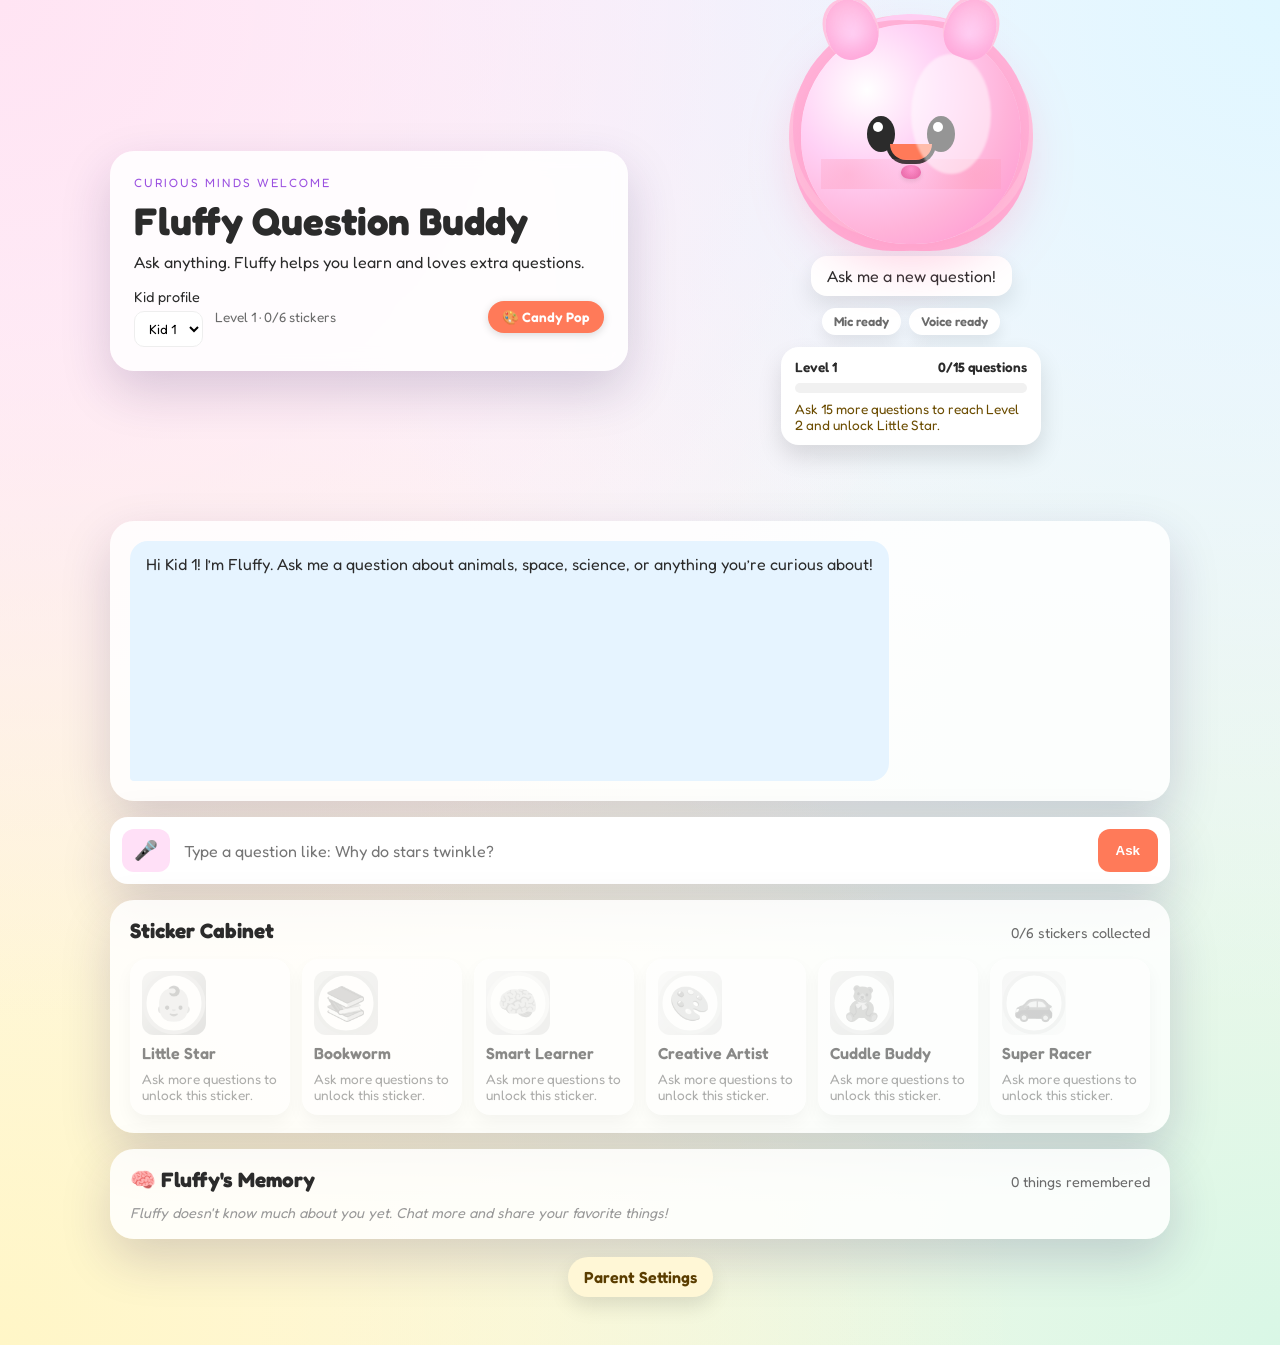
<file: index.html>
<!doctype html>
<html lang="en">
  <head>
    <meta charset="UTF-8" />
    <meta name="viewport" content="width=device-width, initial-scale=1.0" />
    <meta name="description" content="A kid-safe question buddy that answers curious questions with a local AI model." />
    <title>Fluffy Question Buddy</title>
    <link rel="stylesheet" href="styles.css?v=8" />
  </head>
  <body>
    <div class="app">
      <header class="hero">
        <div class="hero-copy">
          <p class="eyebrow">Curious minds welcome</p>
          <h1>Fluffy Question Buddy</h1>
          <p class="subtitle">Ask anything. Fluffy helps you learn and loves extra questions.</p>
          <div class="profile-bar">
            <label>
              Kid profile
              <select id="profileSelect"></select>
            </label>
            <span class="profile-hint" id="profileHint"></span>
            <button type="button" class="app-theme-button" id="appThemeButton">🎨 Theme</button>
          </div>
        </div>
        <div class="fluffy-wrap">
          <div class="fluffy" id="fluffy">
            <div class="fluffy-face">
              <div class="eye eye-left"></div>
              <div class="eye eye-right"></div>
              <div class="mouth"></div>
            </div>
            <div class="fluffy-shine"></div>
          </div>
          <div class="fluffy-prompt" id="fluffyPrompt">Ask me a new question!</div>
          <div class="status-row" aria-live="polite">
            <span class="status-pill" id="listenStatus">Mic ready</span>
            <span class="status-pill" id="speakStatus">Voice ready</span>
          </div>
          <div class="level-card" id="levelCard">
            <div class="level-header">
              <span id="levelLabel">Level 1</span>
              <span id="levelProgressText">0/5 questions</span>
            </div>
            <div class="level-bar">
              <div class="level-fill" id="levelFill"></div>
            </div>
            <div class="level-reward" id="levelReward">Ask 5 questions to level up!</div>
          </div>
          <div class="reward-burst" id="rewardBurst">✨ Level Up! ✨</div>
        </div>
      </header>

      <main class="content">
        <section class="chat" id="chat" role="log" aria-live="polite" aria-label="Conversation with Fluffy"></section>

        <form class="composer" id="composer">
          <button type="button" class="mic" id="micButton" title="Ask by voice" aria-label="Ask by voice">🎤</button>
          <input
            id="userInput"
            type="text"
            aria-label="Type your question"
            maxlength="500"
            placeholder="Type a question like: Why do stars twinkle?"
            autocomplete="off"
            required
          />
          <button type="submit" class="send">Ask</button>
        </form>

        <section class="stickers">
          <div class="stickers-header">
            <h2>Sticker Cabinet</h2>
            <p id="stickerCount">0/0 stickers collected</p>
          </div>
          <div class="sticker-grid" id="stickerGrid"></div>
        </section>

        <section class="memories-section">
          <div class="memories-header">
            <h2>🧠 Fluffy's Memory</h2>
            <p id="memoryCount">0 things remembered</p>
          </div>
          <div class="memories-list" id="memoriesList">
            <p class="no-memories">Fluffy doesn't know much about you yet. Chat more and share your favorite things!</p>
          </div>
        </section>
      </main>
      <div class="parent-link">
        <a class="parent-link-button" href="settings.html">Parent Settings</a>
      </div>
    </div>

    <script type="module" src="app.js?v=8"></script>
  </body>
</html>
</file>
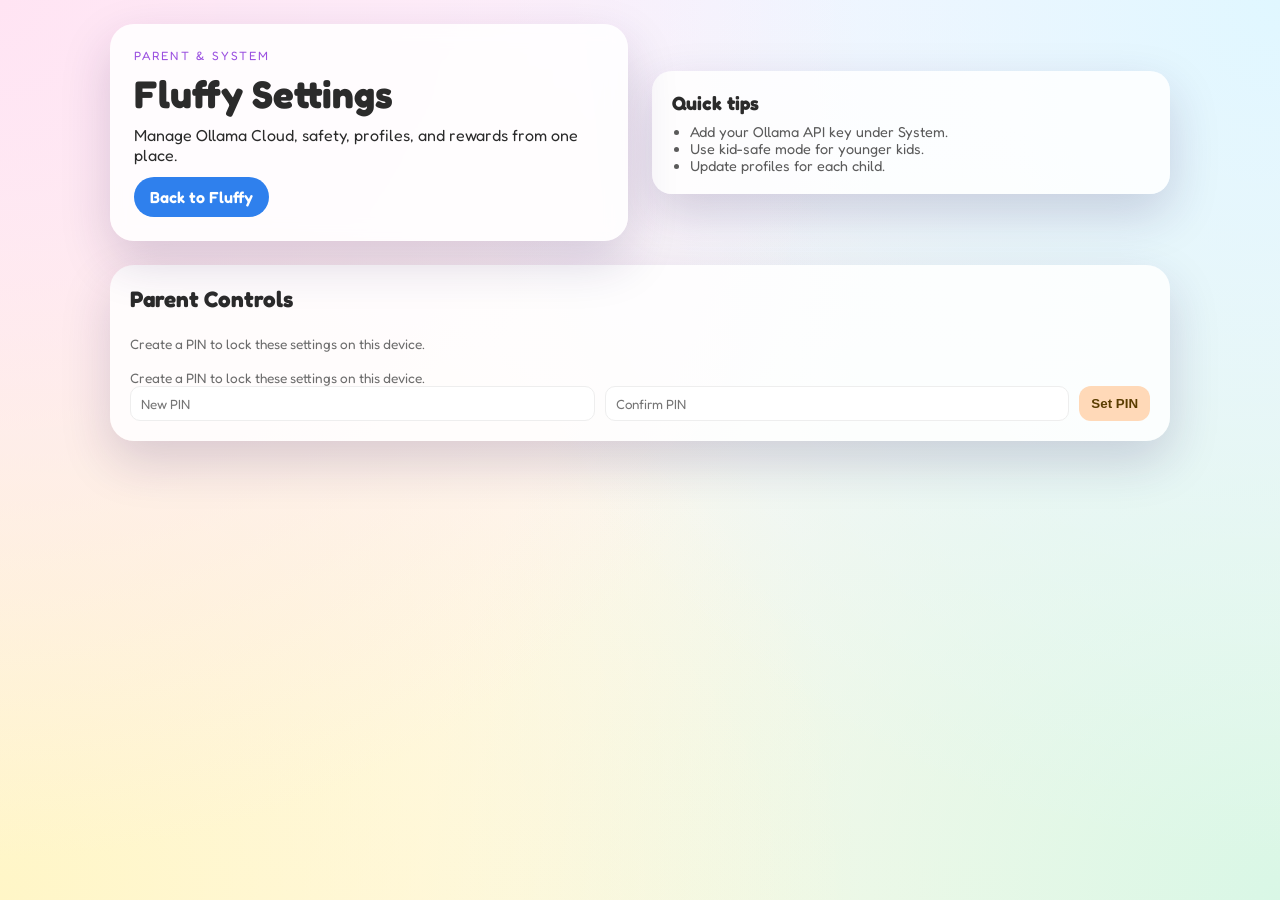
<file: settings.html>
<!doctype html>
<html lang="en">
  <head>
    <meta charset="UTF-8" />
    <meta name="viewport" content="width=device-width, initial-scale=1.0" />
    <title>Fluffy Settings</title>
    <link rel="stylesheet" href="styles.css?v=8" />
  </head>
  <body>
    <div class="app settings-page">
      <header class="hero settings-hero">
        <div class="hero-copy">
          <p class="eyebrow">Parent & System</p>
          <h1>Fluffy Settings</h1>
          <p class="subtitle">Manage Ollama Cloud, safety, profiles, and rewards from one place.</p>
          <a class="back-link" href="index.html">Back to Fluffy</a>
        </div>
        <div class="settings-hero-card">
          <h2>Quick tips</h2>
          <ul>
            <li>Add your Ollama API key under System.</li>
            <li>Use kid-safe mode for younger kids.</li>
            <li>Update profiles for each child.</li>
          </ul>
        </div>
      </header>

      <main class="content">
        <section class="settings-card is-hidden" id="systemCard">
          <h2>System</h2>
          <div class="settings-grid">
            <label>
              Ollama API key
              <input id="apiKey" type="password" autocomplete="off" placeholder="Paste your Ollama Cloud key" />
            </label>
            <label>
              Model name
              <input id="modelName" type="text" value="local-model" />
            </label>
            <label>
              Temperature
              <input id="temperature" type="range" min="0" max="1" step="0.1" value="0.6" />
              <span id="temperatureValue">0.6</span>
            </label>
            <label>
              Max tokens
              <input id="maxTokens" type="number" min="64" max="512" value="256" />
            </label>
          </div>
          <label class="prompt-label">
            System prompt
            <textarea
              id="systemPrompt"
              rows="10"
              placeholder="System prompt for Fluffy (kid-safe rules, tone, etc.)"
            ></textarea>
          </label>
          <div class="toggle-row">
            <label class="toggle">
              <input type="checkbox" id="kidModeDefault" checked />
              <span>Kid-safe mode</span>
            </label>
            <label class="toggle">
              <input type="checkbox" id="speakDefault" checked />
              <span>Speak answers</span>
            </label>
            <label class="toggle">
              <input type="checkbox" id="voiceInputDefault" checked />
              <span>Voice input</span>
            </label>
          </div>
          <div class="settings-grid">
            <label>
              Voice selector (browser voices)
              <select id="voiceSelect"></select>
            </label>
          </div>
          <div class="settings-actions">
            <button type="button" id="testConnection">Test connection</button>
            <span id="connTestStatus" class="status-pill">Not tested</span>
          </div>
          <pre class="test-output" id="connTestOutput">Run the test to see details here.</pre>
        </section>

        <section class="settings-card parent-settings">
          <h2>Parent Controls</h2>
          <div class="parent-lock" id="parentLock">
            <p class="parent-note" id="parentLockMessage">Parent settings are locked.</p>
            <div class="parent-lock-form" id="parentLockForm">
              <input id="parentPinInput" type="password" inputmode="numeric" placeholder="Enter PIN" />
              <button type="button" id="unlockParent">Unlock</button>
            </div>
            <div class="parent-setup-form" id="parentSetupForm">
              <p class="parent-note">Create a PIN to lock these settings on this device.</p>
              <div class="parent-lock-form">
                <input id="parentPinCreate" type="password" inputmode="numeric" placeholder="New PIN" />
                <input id="parentPinConfirm" type="password" inputmode="numeric" placeholder="Confirm PIN" />
                <button type="button" id="setParentPin">Set PIN</button>
              </div>
            </div>
          </div>
          <div class="parent-controls" id="parentControls">
            <p class="parent-note" id="parentControlsMessage" role="status">Unlocked for this session.</p>
            <div class="settings-grid">
              <label>
                Profile
                <select id="profileSelect"></select>
              </label>
              <label>
                Reading level
                <select id="readingLevel">
                  <option value="early">Early reader (3-5)</option>
                  <option value="growing">Growing reader (6-8)</option>
                  <option value="confident">Confident reader (9-10)</option>
                </select>
              </label>
              <label>
                Blocked topics (comma or new line)
                <textarea id="blockedTopics" rows="4" placeholder="violence, scary movies, etc."></textarea>
              </label>
              <button type="button" id="resetProgress">Reset level progress</button>
              <button type="button" id="clearHistory">Clear chat history</button>
            </div>

            <div class="parent-section">
              <h3>Profiles</h3>
              <div class="settings-grid">
                <label>
                  Profile name
                  <input id="profileNameInput" type="text" placeholder="Kid name" />
                </label>
                <button type="button" id="addProfile">Add new profile</button>
                <button type="button" id="renameProfile">Rename current</button>
                <button type="button" id="deleteProfile">Delete current</button>
              </div>
            </div>

            <div class="parent-section">
              <h3>Sticker Themes</h3>
              <div class="settings-grid">
                <label>
                  Sticker theme
                  <select id="stickerTheme"></select>
                </label>
                <button type="button" id="clearStickerArt">Clear custom sticker art</button>
              </div>
              <div class="sticker-upload-grid" id="stickerUploadGrid"></div>
            </div>

            <div class="parent-section">
              <h3>Parent Report</h3>
              <div class="report-actions">
                <button type="button" id="downloadReportCsv">Download CSV</button>
                <button type="button" id="printReportPdf">Print / Save PDF</button>
              </div>
              <div class="report-grid" id="parentReport"></div>
            </div>

            <div class="parent-section">
              <h3>PIN</h3>
              <div class="settings-grid">
                <label>
                  New PIN
                  <input id="parentPinChange" type="password" inputmode="numeric" placeholder="New PIN" />
                </label>
                <label>
                  Confirm PIN
                  <input id="parentPinChangeConfirm" type="password" inputmode="numeric" placeholder="Confirm PIN" />
                </label>
                <button type="button" id="changeParentPin">Update PIN</button>
                <button type="button" id="lockParent">Lock settings</button>
              </div>
            </div>
          </div>
        </section>
      </main>
    </div>

    <script type="module" src="settings.js?v=8"></script>
  </body>
</html>
</file>
<file: styles.css>
@import url("https://fonts.googleapis.com/css2?family=Fredoka:wght@400;600&family=Nunito:wght@400;600&display=swap");

:root {
  --bg: #fdf4ff;
  --bg2: #fff9e8;
  --accent: #ff7a59;
  --accent-2: #2f80ed;
  --accent-3: #9b51e0;
  --text: #2b2b2b;
  --text-muted: #6b6b6b;
  --card: rgba(255, 255, 255, 0.85);
  --shadow: 0 20px 50px rgba(43, 27, 87, 0.18);
}

* {
  box-sizing: border-box;
}

body {
  margin: 0;
  font-family: "Fredoka", "Nunito", "Trebuchet MS", sans-serif;
  color: var(--text);
  background: radial-gradient(circle at top left, #ffe4f3 0%, transparent 55%),
    radial-gradient(circle at top right, #e0f7ff 0%, transparent 55%),
    radial-gradient(circle at bottom left, #fff6c7 0%, transparent 55%),
    radial-gradient(circle at bottom right, #d9f7e6 0%, transparent 55%),
    linear-gradient(180deg, var(--bg), var(--bg2));
  min-height: 100vh;
  transition: background 0.4s ease;
}

/* Ocean Breeze Theme */
body.theme-ocean {
  --bg: #e0f7ff;
  --bg2: #c9f0ff;
  --accent: #2193b0;
  --accent-2: #6dd5ed;
  background: radial-gradient(circle at top left, #6dd5ed 0%, transparent 55%),
    radial-gradient(circle at top right, #a1ffce 0%, transparent 55%),
    radial-gradient(circle at bottom left, #89f7fe 0%, transparent 55%),
    radial-gradient(circle at bottom right, #66a6ff 0%, transparent 55%),
    linear-gradient(180deg, var(--bg), var(--bg2));
}

/* Sunset Glow Theme */
body.theme-sunset {
  --bg: #fff0e6;
  --bg2: #ffe4d4;
  --accent: #f5576c;
  --accent-2: #f093fb;
  background: radial-gradient(circle at top left, #f093fb 0%, transparent 55%),
    radial-gradient(circle at top right, #f5576c 0%, transparent 55%),
    radial-gradient(circle at bottom left, #fda085 0%, transparent 55%),
    radial-gradient(circle at bottom right, #ff9a9e 0%, transparent 55%),
    linear-gradient(180deg, var(--bg), var(--bg2));
}

/* Forest Fresh Theme */
body.theme-forest {
  --bg: #e8f5e9;
  --bg2: #c8e6c9;
  --accent: #43a047;
  --accent-2: #66bb6a;
  background: radial-gradient(circle at top left, #d4fc79 0%, transparent 55%),
    radial-gradient(circle at top right, #96e6a1 0%, transparent 55%),
    radial-gradient(circle at bottom left, #84fab0 0%, transparent 55%),
    radial-gradient(circle at bottom right, #a8ff78 0%, transparent 55%),
    linear-gradient(180deg, var(--bg), var(--bg2));
}

/* Space Explorer Theme */
body.theme-space {
  --bg: #1a1a2e;
  --bg2: #16213e;
  --accent: #4ca1af;
  --accent-2: #928dab;
  --text: #e8e8e8;
  --card: rgba(30, 30, 50, 0.85);
  --text-muted: #a0a0b0;
  background: radial-gradient(circle at top left, #302b63 0%, transparent 55%),
    radial-gradient(circle at top right, #0f2027 0%, transparent 55%),
    radial-gradient(circle at bottom left, #2c5364 0%, transparent 55%),
    radial-gradient(circle at bottom right, #1f1c2c 0%, transparent 55%),
    linear-gradient(180deg, var(--bg), var(--bg2));
}

/* Robot Zone Theme */
body.theme-robot {
  --bg: #2c3e50;
  --bg2: #1a252f;
  --accent: #4b79a1;
  --accent-2: #bdc3c7;
  --text: #ecf0f1;
  --card: rgba(40, 50, 60, 0.85);
  --text-muted: #a0b0c0;
  background: radial-gradient(circle at top left, #3a6073 0%, transparent 55%),
    radial-gradient(circle at top right, #606c88 0%, transparent 55%),
    radial-gradient(circle at bottom left, #536976 0%, transparent 55%),
    radial-gradient(circle at bottom right, #485563 0%, transparent 55%),
    linear-gradient(180deg, var(--bg), var(--bg2));
}

/* Dark theme text overrides */
body.theme-space,
body.theme-robot {
  color: var(--text);
}

body.theme-space .fluffy-prompt,
body.theme-robot .fluffy-prompt {
  background: var(--card);
  color: var(--text);
}

body.theme-space .status-pill,
body.theme-robot .status-pill {
  background: var(--card);
  color: var(--text-muted);
}

body.theme-space .status-pill.active,
body.theme-robot .status-pill.active {
  background: rgba(77, 161, 175, 0.3);
  color: #7dd3e8;
}

body.theme-space .status-pill.speaking,
body.theme-robot .status-pill.speaking {
  background: rgba(255, 180, 100, 0.2);
  color: #ffc87a;
}

body.theme-space .profile-hint,
body.theme-robot .profile-hint,
body.theme-space .sticker-blurb,
body.theme-robot .sticker-blurb,
body.theme-space .stickers-header p,
body.theme-robot .stickers-header p,
body.theme-space .memories-header p,
body.theme-robot .memories-header p {
  color: var(--text-muted);
}

body.theme-space .sticker-card,
body.theme-robot .sticker-card {
  background: var(--card);
  color: var(--text);
}

body.theme-space .sticker-title,
body.theme-robot .sticker-title {
  color: var(--text);
}

body.theme-space .message.user,
body.theme-robot .message.user {
  background: rgba(77, 161, 175, 0.3);
  color: var(--text);
}

body.theme-space .message.assistant,
body.theme-robot .message.assistant {
  background: rgba(50, 60, 80, 0.8);
  color: var(--text);
}

body.theme-space .voice-launch,
body.theme-robot .voice-launch {
  background: var(--card);
  color: var(--text);
}

body.theme-space .voice-button,
body.theme-robot .voice-button {
  background: linear-gradient(135deg, var(--accent), var(--accent-2));
  color: #fff;
}

body.theme-space .voice-hint,
body.theme-robot .voice-hint {
  color: var(--text-muted);
}

body.theme-space .composer input,
body.theme-robot .composer input {
  background: transparent;
  color: var(--text);
  border-color: rgba(255,255,255,0.1);
}

body.theme-space .composer input::placeholder,
body.theme-robot .composer input::placeholder {
  color: var(--text-muted);
}

body.theme-space .level-card,
body.theme-robot .level-card {
  background: var(--card);
  color: var(--text);
}

body.theme-space .level-reward,
body.theme-robot .level-reward {
  color: var(--text-muted);
}

body.theme-space .level-bar,
body.theme-robot .level-bar {
  background: rgba(255,255,255,0.1);
}

body.theme-space .no-memories,
body.theme-robot .no-memories {
  color: var(--text-muted);
}

body.theme-space .memories-section,
body.theme-robot .memories-section {
  background: var(--card);
}

body.theme-space .parent-link-button,
body.theme-robot .parent-link-button {
  color: var(--text-muted);
}

body.theme-space .profile-bar label,
body.theme-robot .profile-bar label {
  color: var(--text);
}

body.theme-space .profile-bar select,
body.theme-robot .profile-bar select {
  background: var(--card);
  color: var(--text);
  border-color: rgba(255,255,255,0.1);
}

body.theme-space .hero-copy,
body.theme-robot .hero-copy {
  background: var(--card);
  color: var(--text);
}

body.theme-space .hero-copy h1,
body.theme-robot .hero-copy h1 {
  color: #fff;
}

body.theme-space .eyebrow,
body.theme-robot .eyebrow {
  color: var(--accent);
}

body.theme-space .subtitle,
body.theme-robot .subtitle {
  color: var(--text-muted);
}

body.theme-space h1,
body.theme-robot h1,
body.theme-space h2,
body.theme-robot h2 {
  color: var(--text);
}

body.theme-space .level-header,
body.theme-robot .level-header {
  color: var(--text);
}

body.theme-space #levelLabel,
body.theme-robot #levelLabel,
body.theme-space #levelProgressText,
body.theme-robot #levelProgressText {
  color: var(--text);
}

body.theme-space .stickers,
body.theme-robot .stickers {
  background: var(--card);
}

body.theme-space .stickers-header h2,
body.theme-robot .stickers-header h2 {
  color: var(--text);
}

body.theme-space .memories-header h2,
body.theme-robot .memories-header h2 {
  color: var(--text);
}

body.theme-space .chat,
body.theme-robot .chat {
  background: var(--card);
}

body.theme-space .composer,
body.theme-robot .composer {
  background: var(--card);
}

body.theme-space .reward-burst,
body.theme-robot .reward-burst {
  color: var(--text);
  background: var(--card);
}

body.theme-space .sticker-card.locked .sticker-title,
body.theme-robot .sticker-card.locked .sticker-title {
  color: var(--text-muted);
}

body.theme-space .message.error,
body.theme-robot .message.error {
  background: rgba(255, 100, 100, 0.2);
  color: #ffaaaa;
}

body.theme-space .settings-hero-card,
body.theme-robot .settings-hero-card {
  background: var(--card);
  color: var(--text);
}

body.theme-space .settings-hero-card ul,
body.theme-robot .settings-hero-card ul {
  color: var(--text-muted);
}

body.theme-space .mic,
body.theme-robot .mic {
  background: var(--card);
}

body.theme-space .send,
body.theme-robot .send {
  background: var(--accent);
}

/* Settings page dark theme */
body.theme-space .settings-grid,
body.theme-robot .settings-grid {
  background: var(--card);
  color: var(--text);
}

body.theme-space .settings-grid input[type="text"],
body.theme-space .settings-grid input[type="number"],
body.theme-space .settings-grid textarea,
body.theme-space .settings-grid select,
body.theme-robot .settings-grid input[type="text"],
body.theme-robot .settings-grid input[type="number"],
body.theme-robot .settings-grid textarea,
body.theme-robot .settings-grid select {
  background: rgba(0,0,0,0.2);
  color: var(--text);
  border-color: rgba(255,255,255,0.1);
}

body.theme-space .settings-grid label,
body.theme-robot .settings-grid label {
  color: var(--text);
}

body.theme-space .prompt-label textarea,
body.theme-robot .prompt-label textarea {
  background: rgba(0,0,0,0.2);
  color: var(--text);
  border-color: rgba(255,255,255,0.1);
}

body.theme-space .report-grid,
body.theme-robot .report-grid {
  background: var(--card);
  color: var(--text);
}

/* Dino World Theme */
body.theme-dino {
  --bg: #e8f5e9;
  --bg2: #dcedc8;
  --accent: #56ab2f;
  --accent-2: #1d976c;
  background: radial-gradient(circle at top left, #56ab2f 0%, transparent 55%),
    radial-gradient(circle at top right, #a8e063 0%, transparent 55%),
    radial-gradient(circle at bottom left, #11998e 0%, transparent 55%),
    radial-gradient(circle at bottom right, #38ef7d 0%, transparent 55%),
    linear-gradient(180deg, var(--bg), var(--bg2));
}

/* Princess Dream Theme */
body.theme-princess {
  --bg: #ffeef8;
  --bg2: #ffe4f3;
  --accent: #f5576c;
  --accent-2: #a18cd1;
  background: radial-gradient(circle at top left, #ff9a9e 0%, transparent 55%),
    radial-gradient(circle at top right, #fecfef 0%, transparent 55%),
    radial-gradient(circle at bottom left, #fbc2eb 0%, transparent 55%),
    radial-gradient(circle at bottom right, #fad0c4 0%, transparent 55%),
    linear-gradient(180deg, var(--bg), var(--bg2));
}

/* Unicorn Magic Theme */
body.theme-unicorn {
  --bg: #f3e7ff;
  --bg2: #e8d4f8;
  --accent: #a18cd1;
  --accent-2: #8ec5fc;
  background: radial-gradient(circle at top left, #a18cd1 0%, transparent 55%),
    radial-gradient(circle at top right, #fbc2eb 0%, transparent 55%),
    radial-gradient(circle at bottom left, #e0c3fc 0%, transparent 55%),
    radial-gradient(circle at bottom right, #89f7fe 0%, transparent 55%),
    linear-gradient(180deg, var(--bg), var(--bg2));
}

.app {
  max-width: 1100px;
  margin: 0 auto;
  padding: 24px 20px 48px;
}

.hero {
  display: grid;
  grid-template-columns: repeat(auto-fit, minmax(260px, 1fr));
  gap: 24px;
  align-items: center;
  margin-bottom: 24px;
}

.settings-hero-card {
  background: var(--card);
  padding: 20px;
  border-radius: 20px;
  box-shadow: var(--shadow);
}

.settings-hero-card h2 {
  margin: 0 0 8px;
  font-size: 1.2rem;
}

.settings-hero-card ul {
  margin: 0;
  padding-left: 18px;
  color: #5b5b5b;
  font-size: 0.9rem;
}

.hero-copy {
  background: var(--card);
  padding: 24px;
  border-radius: 24px;
  box-shadow: var(--shadow);
  backdrop-filter: blur(10px);
}

.eyebrow {
  text-transform: uppercase;
  letter-spacing: 2px;
  font-size: 0.75rem;
  color: var(--accent-3);
  margin: 0 0 8px;
}

h1 {
  margin: 0 0 8px;
  font-size: 2.4rem;
}

.subtitle {
  margin: 0;
  font-size: 1rem;
}

.back-link {
  display: inline-block;
  margin-top: 12px;
  color: #ffffff;
  background: var(--accent-2);
  padding: 10px 16px;
  border-radius: 999px;
  text-decoration: none;
  font-weight: 600;
}

.toggles {
  display: flex;
  gap: 16px;
  flex-wrap: wrap;
  margin-top: 16px;
}

.profile-bar {
  margin-top: 16px;
  display: flex;
  align-items: center;
  gap: 12px;
  flex-wrap: wrap;
}

.profile-bar label {
  display: grid;
  gap: 6px;
  font-size: 0.9rem;
}

.profile-bar select {
  padding: 8px 10px;
  border-radius: 10px;
  border: 1px solid #eee;
  font-family: inherit;
  background: #fff;
}

.profile-hint {
  font-size: 0.85rem;
  color: #6b6b6b;
}

.app-theme-button {
  padding: 8px 14px;
  font-size: 0.85rem;
  font-weight: 600;
  font-family: inherit;
  border: none;
  border-radius: 16px;
  background: var(--accent);
  color: #fff;
  cursor: pointer;
  transition: transform 0.15s, box-shadow 0.15s, background 0.3s;
  box-shadow: 0 2px 8px rgba(0, 0, 0, 0.15);
  margin-left: auto;
}

.app-theme-button:hover {
  transform: scale(1.05);
  box-shadow: 0 4px 12px rgba(0, 0, 0, 0.2);
}

.app-theme-button:active {
  transform: scale(0.98);
}

.parent-link {
  display: flex;
  justify-content: center;
  margin-top: 18px;
}

.parent-link-button {
  text-decoration: none;
  background: #fff7d6;
  color: #5a3d00;
  padding: 10px 16px;
  border-radius: 999px;
  font-weight: 600;
  box-shadow: 0 10px 20px rgba(0, 0, 0, 0.1);
}

.toggle {
  display: flex;
  align-items: center;
  gap: 8px;
  background: #ffffff;
  border-radius: 999px;
  padding: 8px 14px;
  box-shadow: 0 8px 20px rgba(0, 0, 0, 0.08);
  font-size: 0.9rem;
}

.fluffy-wrap {
  display: grid;
  justify-items: center;
  gap: 12px;
  position: relative;
}

.fluffy {
  width: 220px;
  height: 220px;
  border-radius: 50% 50% 48% 48%;
  background: radial-gradient(circle at 30% 30%, #fff, #ffd1f5 35%, #ffb3d9 65%, #ff8fcf 100%);
  position: relative;
  box-shadow:
    0 20px 50px rgba(255, 126, 175, 0.35),
    /* Fluffy fur texture */
    -12px -8px 0 -4px #ffb3d9,
    12px -8px 0 -4px #ffb3d9,
    -18px 0 0 -6px #ffc4e0,
    18px 0 0 -6px #ffc4e0,
    -14px 12px 0 -5px #ffb3d9,
    14px 12px 0 -5px #ffb3d9,
    0 -14px 0 -4px #ffd1f5,
    -8px -14px 0 -5px #ffc4e0,
    8px -14px 0 -5px #ffc4e0;
  animation: floaty 6s ease-in-out infinite, fluffyBreath 3s ease-in-out infinite, furWiggle 4s ease-in-out infinite;
  transition: transform 0.2s ease, background 0.4s ease, box-shadow 0.4s ease;
}

/* Fluffy ears */
.fluffy::before {
  content: "";
  position: absolute;
  width: 50px;
  height: 60px;
  background: radial-gradient(circle at 50% 60%, #ffd1f5, #ffb3d9);
  border-radius: 50% 50% 40% 40%;
  top: -25px;
  left: 25px;
  transform: rotate(-20deg);
  box-shadow:
    inset 0 -10px 20px rgba(255, 143, 207, 0.5),
    -3px -3px 0 -1px #ffc4e0,
    3px -3px 0 -1px #ffc4e0;
  animation: earWiggleLeft 4s ease-in-out infinite;
}

.fluffy::after {
  content: "";
  position: absolute;
  width: 50px;
  height: 60px;
  background: radial-gradient(circle at 50% 60%, #ffd1f5, #ffb3d9);
  border-radius: 50% 50% 40% 40%;
  top: -25px;
  right: 25px;
  transform: rotate(20deg);
  box-shadow:
    inset 0 -10px 20px rgba(255, 143, 207, 0.5),
    -3px -3px 0 -1px #ffc4e0,
    3px -3px 0 -1px #ffc4e0;
  animation: earWiggleRight 4s ease-in-out infinite;
}

/* Ocean Fluffy - Water creature */
body.theme-ocean .fluffy {
  background: radial-gradient(circle at 30% 30%, #fff, #a1ffce 30%, #6dd5ed 60%, #2193b0 100%);
  box-shadow:
    0 20px 50px rgba(33, 147, 176, 0.4),
    -12px -8px 0 -4px #6dd5ed,
    12px -8px 0 -4px #6dd5ed,
    -18px 0 0 -6px #a1ffce,
    18px 0 0 -6px #a1ffce,
    -14px 12px 0 -5px #6dd5ed,
    14px 12px 0 -5px #6dd5ed;
  animation: floaty 6s ease-in-out infinite, oceanWave 4s ease-in-out infinite, fluffyBreath 3s ease-in-out infinite;
}

body.theme-ocean .fluffy::before,
body.theme-ocean .fluffy::after {
  background: radial-gradient(circle at 50% 60%, #a1ffce, #6dd5ed);
  box-shadow: inset 0 -10px 20px rgba(33, 147, 176, 0.5);
}

body.theme-ocean .fluffy-face::before {
  background: radial-gradient(circle at 50% 30%, #6dd5ed, #2193b0);
}

/* Sunset Fluffy - Warm glow */
body.theme-sunset .fluffy {
  background: radial-gradient(circle at 30% 30%, #fff, #ffd89b 30%, #f5576c 70%, #f093fb 100%);
  box-shadow:
    0 20px 50px rgba(245, 87, 108, 0.4),
    -12px -8px 0 -4px #f5576c,
    12px -8px 0 -4px #f5576c,
    -18px 0 0 -6px #ffd89b,
    18px 0 0 -6px #ffd89b;
  animation: floaty 6s ease-in-out infinite, fluffyBreath 3s ease-in-out infinite, furWiggle 4s ease-in-out infinite;
}

body.theme-sunset .fluffy::before,
body.theme-sunset .fluffy::after {
  background: radial-gradient(circle at 50% 60%, #ffd89b, #f5576c);
  box-shadow: inset 0 -10px 20px rgba(245, 87, 108, 0.5);
}

body.theme-sunset .fluffy-face::before {
  background: radial-gradient(circle at 50% 30%, #f5576c, #c73e5a);
}

/* Forest Fluffy - Leafy creature */
body.theme-forest .fluffy {
  background: radial-gradient(circle at 30% 30%, #fff, #d4fc79 30%, #96e6a1 60%, #56ab2f 100%);
  box-shadow:
    0 20px 50px rgba(86, 171, 47, 0.35),
    -12px -8px 0 -4px #96e6a1,
    12px -8px 0 -4px #96e6a1,
    -18px 0 0 -6px #d4fc79,
    18px 0 0 -6px #d4fc79;
  animation: floaty 6s ease-in-out infinite, fluffyBreath 3s ease-in-out infinite, furWiggle 4s ease-in-out infinite;
}

body.theme-forest .fluffy::before,
body.theme-forest .fluffy::after {
  background: radial-gradient(circle at 50% 60%, #d4fc79, #96e6a1);
  box-shadow: inset 0 -10px 20px rgba(86, 171, 47, 0.5);
}

body.theme-forest .fluffy-face::before {
  background: radial-gradient(circle at 50% 30%, #56ab2f, #3d8c24);
}

/* Space Fluffy - Cosmic creature with stars */
body.theme-space .fluffy {
  background: radial-gradient(circle at 30% 30%, #928dab, #4ca1af 30%, #302b63 60%, #0f0c29 100%);
  box-shadow:
    0 20px 50px rgba(79, 79, 176, 0.5),
    0 0 60px rgba(147, 112, 219, 0.3),
    -12px -8px 0 -4px #4ca1af,
    12px -8px 0 -4px #4ca1af,
    -18px 0 0 -6px #928dab,
    18px 0 0 -6px #928dab;
  animation: floaty 6s ease-in-out infinite, spaceGlow 3s ease-in-out infinite, fluffyBreath 3s ease-in-out infinite;
}

body.theme-space .fluffy::before {
  background: radial-gradient(circle at 50% 60%, #928dab, #4ca1af);
  box-shadow: inset 0 -10px 20px rgba(48, 43, 99, 0.5);
}

body.theme-space .fluffy::after {
  background: radial-gradient(circle at 50% 60%, #928dab, #4ca1af);
  box-shadow: inset 0 -10px 20px rgba(48, 43, 99, 0.5);
}

body.theme-space .fluffy-face::before {
  background: radial-gradient(circle at 50% 30%, #4ca1af, #302b63);
}

/* Robot Fluffy - Metallic creature */
body.theme-robot .fluffy {
  background: radial-gradient(circle at 30% 30%, #bdc3c7, #606c88 40%, #3a6073 70%, #16222a 100%);
  box-shadow:
    0 20px 50px rgba(58, 96, 115, 0.5),
    -12px -8px 0 -4px #606c88,
    12px -8px 0 -4px #606c88,
    -18px 0 0 -6px #bdc3c7,
    18px 0 0 -6px #bdc3c7;
  border-radius: 48% 48% 45% 45%;
  animation: floaty 6s ease-in-out infinite, robotBounce 0.5s ease-in-out infinite, fluffyBreath 3s ease-in-out infinite;
}

body.theme-robot .fluffy::before {
  background: radial-gradient(circle at 50% 60%, #bdc3c7, #606c88);
  box-shadow: inset 0 -10px 20px rgba(22, 34, 42, 0.5);
  border-radius: 30% 30% 40% 40%;
}

body.theme-robot .fluffy::after {
  background: radial-gradient(circle at 50% 60%, #bdc3c7, #606c88);
  box-shadow: inset 0 -10px 20px rgba(22, 34, 42, 0.5);
  border-radius: 30% 30% 40% 40%;
}

body.theme-robot .fluffy-face::before {
  background: radial-gradient(circle at 50% 30%, #00ff88, #00cc6a);
  box-shadow: 0 0 8px #00ff88;
}

body.theme-robot .fluffy .eye {
  background: #00ff88;
  box-shadow: 0 0 10px #00ff88;
}

/* Dino Fluffy - Scaly creature with spikes */
body.theme-dino .fluffy {
  background: radial-gradient(circle at 30% 30%, #a8e063, #56ab2f 40%, #134e5e 80%, #11998e 100%);
  box-shadow:
    0 20px 50px rgba(17, 153, 142, 0.4),
    -12px -8px 0 -4px #56ab2f,
    12px -8px 0 -4px #56ab2f,
    -18px 0 0 -6px #a8e063,
    18px 0 0 -6px #a8e063;
  border-radius: 50% 50% 45% 45%;
  animation: floaty 6s ease-in-out infinite, fluffyBreath 3s ease-in-out infinite;
}

/* Dino spikes instead of ears */
body.theme-dino .fluffy::before {
  content: "";
  position: absolute;
  top: -20px;
  left: 35%;
  transform: translateX(-50%);
  width: 0;
  height: 0;
  border-left: 12px solid transparent;
  border-right: 12px solid transparent;
  border-bottom: 25px solid #56ab2f;
  border-radius: 0;
  background: none;
  box-shadow: none;
  animation: none;
}

body.theme-dino .fluffy::after {
  content: "";
  position: absolute;
  top: -28px;
  left: 50%;
  transform: translateX(-50%);
  width: 0;
  height: 0;
  border-left: 14px solid transparent;
  border-right: 14px solid transparent;
  border-bottom: 30px solid #7ac142;
  border-radius: 0;
  background: none;
  box-shadow: none;
  animation: none;
}

body.theme-dino .fluffy-face::before {
  background: radial-gradient(circle at 50% 30%, #56ab2f, #134e5e);
}

/* Princess Fluffy - Sparkly royal creature */
body.theme-princess .fluffy {
  background: radial-gradient(circle at 30% 30%, #fff, #fecfef 30%, #ff9a9e 60%, #f5576c 100%);
  box-shadow:
    0 20px 50px rgba(245, 87, 108, 0.35),
    0 0 40px rgba(255, 182, 193, 0.4),
    -12px -8px 0 -4px #ff9a9e,
    12px -8px 0 -4px #ff9a9e,
    -18px 0 0 -6px #fecfef,
    18px 0 0 -6px #fecfef;
  animation: floaty 6s ease-in-out infinite, princessSparkle 2s ease-in-out infinite, fluffyBreath 3s ease-in-out infinite;
}

body.theme-princess .fluffy::before {
  background: radial-gradient(circle at 50% 60%, #fecfef, #ff9a9e);
  box-shadow: inset 0 -10px 20px rgba(245, 87, 108, 0.5);
}

body.theme-princess .fluffy::after {
  background: radial-gradient(circle at 50% 60%, #fecfef, #ff9a9e);
  box-shadow: inset 0 -10px 20px rgba(245, 87, 108, 0.5);
}

body.theme-princess .fluffy-face::before {
  background: radial-gradient(circle at 50% 30%, #ff9a9e, #f5576c);
}

/* Crown on princess fluffy */
body.theme-princess .fluffy-wrap::before {
  content: "👑";
  position: absolute;
  font-size: 36px;
  top: -10px;
  left: 50%;
  transform: translateX(-50%);
  animation: crownBob 3s ease-in-out infinite;
  z-index: 10;
}

/* Unicorn Fluffy - Rainbow magical creature */
body.theme-unicorn .fluffy {
  background: conic-gradient(from 180deg, #a18cd1, #fbc2eb, #89f7fe, #e0c3fc, #fbc2eb, #a18cd1);
  box-shadow:
    0 20px 50px rgba(161, 140, 209, 0.4),
    0 0 30px rgba(251, 194, 235, 0.3),
    -12px -8px 0 -4px #fbc2eb,
    12px -8px 0 -4px #fbc2eb,
    -18px 0 0 -6px #a18cd1,
    18px 0 0 -6px #a18cd1;
  animation: floaty 6s ease-in-out infinite, rainbowShift 8s linear infinite, fluffyBreath 3s ease-in-out infinite;
}

body.theme-unicorn .fluffy::before {
  background: linear-gradient(to bottom, #e0c3fc, #fbc2eb);
  box-shadow: inset 0 -10px 20px rgba(161, 140, 209, 0.5);
}

body.theme-unicorn .fluffy::after {
  background: linear-gradient(to bottom, #e0c3fc, #fbc2eb);
  box-shadow: inset 0 -10px 20px rgba(161, 140, 209, 0.5);
}

body.theme-unicorn .fluffy-face::before {
  background: radial-gradient(circle at 50% 30%, #a18cd1, #7c5bb0);
}

/* Unicorn horn */
body.theme-unicorn .fluffy-wrap::before {
  content: "";
  position: absolute;
  top: -5px;
  left: 50%;
  transform: translateX(-50%);
  width: 0;
  height: 0;
  border-left: 10px solid transparent;
  border-right: 10px solid transparent;
  border-bottom: 40px solid;
  border-bottom-color: #e0c3fc;
  z-index: 10;
  filter: drop-shadow(0 0 8px rgba(161, 140, 209, 0.6));
}

/* Theme-specific animations */
@keyframes oceanWave {
  0%, 100% { border-radius: 45% 55% 50% 50%; }
  50% { border-radius: 55% 45% 52% 48%; }
}

@keyframes spaceGlow {
  0%, 100% { box-shadow: 0 20px 50px rgba(79, 79, 176, 0.5), 0 0 60px rgba(147, 112, 219, 0.3); }
  50% { box-shadow: 0 20px 50px rgba(79, 79, 176, 0.7), 0 0 80px rgba(147, 112, 219, 0.5); }
}

@keyframes twinkle {
  0%, 100% { opacity: 1; transform: scale(1); }
  50% { opacity: 0.5; transform: scale(0.8); }
}

@keyframes robotBounce {
  0%, 100% { transform: translateY(0); }
  50% { transform: translateY(-2px); }
}

@keyframes princessSparkle {
  0%, 100% { box-shadow: 0 20px 50px rgba(245, 87, 108, 0.35), 0 0 40px rgba(255, 182, 193, 0.4); }
  50% { box-shadow: 0 20px 50px rgba(245, 87, 108, 0.5), 0 0 60px rgba(255, 182, 193, 0.6); }
}

@keyframes crownBob {
  0%, 100% { transform: translateX(-50%) translateY(0) rotate(-5deg); }
  50% { transform: translateX(-50%) translateY(-5px) rotate(5deg); }
}

@keyframes rainbowShift {
  0% { filter: hue-rotate(0deg); }
  100% { filter: hue-rotate(360deg); }
}

.fluffy.is-thinking {
  animation: floaty 3s ease-in-out infinite, thinking 1s ease-in-out infinite;
  filter: drop-shadow(0 0 12px rgba(255, 165, 0, 0.6));
}

.fluffy.is-listening {
  transform: scale(1.05);
  animation: floaty 4s ease-in-out infinite, listening 0.8s ease-in-out infinite;
}

.fluffy.is-speaking {
  animation: floaty 2s ease-in-out infinite, speaking 0.3s ease-in-out infinite;
}

.fluffy.is-happy {
  animation: floaty 4s ease-in-out infinite, happyBounce 0.5s ease-in-out 3;
}

@keyframes thinking {
  0%, 100% {
    transform: rotate(0deg);
  }
  25% {
    transform: rotate(-3deg);
  }
  75% {
    transform: rotate(3deg);
  }
}

@keyframes listening {
  0%, 100% {
    transform: scale(1.05);
  }
  50% {
    transform: scale(1.08);
  }
}

@keyframes speaking {
  0%, 100% {
    transform: scale(1);
  }
  50% {
    transform: scale(1.02);
  }
}

@keyframes happyBounce {
  0%, 100% {
    transform: scale(1) rotate(0deg);
  }
  25% {
    transform: scale(1.1) rotate(-5deg);
  }
  50% {
    transform: scale(1.05) rotate(0deg);
  }
  75% {
    transform: scale(1.1) rotate(5deg);
  }
}

.fluffy-face {
  position: absolute;
  inset: 0;
  display: flex;
  align-items: center;
  justify-content: center;
  gap: 32px;
}

/* Cute nose */
.fluffy-face::before {
  content: "";
  position: absolute;
  width: 20px;
  height: 14px;
  background: radial-gradient(circle at 50% 30%, #ff8fcf, #e05a9e);
  border-radius: 50% 50% 45% 45%;
  bottom: 65px;
  left: 50%;
  transform: translateX(-50%);
  box-shadow: 0 2px 4px rgba(0,0,0,0.1);
  animation: noseWiggle 3s ease-in-out infinite;
}

/* Rosy cheeks */
.fluffy-face::after {
  content: "";
  position: absolute;
  width: 180px;
  height: 30px;
  bottom: 55px;
  left: 50%;
  transform: translateX(-50%);
  background:
    radial-gradient(circle at 15% 50%, rgba(255, 150, 180, 0.4) 0%, transparent 50%),
    radial-gradient(circle at 85% 50%, rgba(255, 150, 180, 0.4) 0%, transparent 50%);
  pointer-events: none;
}

.eye {
  width: 28px;
  height: 36px;
  background: #2b2b2b;
  border-radius: 50%;
  position: relative;
  animation: blink 5s infinite;
  transition: background 0.3s, box-shadow 0.3s;
}

.eye::after {
  content: "";
  position: absolute;
  width: 10px;
  height: 10px;
  background: #fff;
  border-radius: 50%;
  top: 6px;
  left: 6px;
}

/* Theme eye colors */
body.theme-space .eye {
  background: #a18cd1;
  box-shadow: 0 0 8px #a18cd1;
}

body.theme-robot .eye {
  background: #00ff88;
  box-shadow: 0 0 12px #00ff88;
  border-radius: 4px;
}

body.theme-unicorn .eye {
  background: #7c3aed;
}

body.theme-princess .eye::after {
  background: #ff69b4;
}

.mouth {
  width: 50px;
  height: 20px;
  border-radius: 0 0 30px 30px;
  border: 4px solid #2b2b2b;
  border-top: none;
  position: absolute;
  bottom: 80px;
  left: 50%;
  transform: translateX(-50%);
  transition: height 0.2s ease, background 0.3s ease;
  background: #ff7a59;
}

/* Theme mouth colors */
body.theme-ocean .mouth { background: #2193b0; }
body.theme-sunset .mouth { background: #f5576c; }
body.theme-forest .mouth { background: #56ab2f; }
body.theme-space .mouth { background: #928dab; border-color: #e8e8e8; }
body.theme-robot .mouth { background: #00ff88; border-color: #bdc3c7; border-radius: 0 0 8px 8px; }
body.theme-dino .mouth { background: #ff6b6b; }
body.theme-princess .mouth { background: #ff69b4; }
body.theme-unicorn .mouth { background: #a18cd1; }

.fluffy.is-speaking .mouth {
  height: 36px;
}

.fluffy.is-listening .mouth {
  height: 10px;
}

.fluffy-shine {
  position: absolute;
  width: 80px;
  height: 120px;
  border-radius: 50%;
  background: rgba(255, 255, 255, 0.5);
  top: 30px;
  right: 30px;
  filter: blur(1px);
}

.fluffy-prompt {
  font-size: 1rem;
  background: #fff;
  padding: 10px 16px;
  border-radius: 16px;
  box-shadow: 0 10px 25px rgba(0, 0, 0, 0.1);
}

.status-row {
  display: flex;
  gap: 8px;
  flex-wrap: wrap;
  justify-content: center;
}

.status-pill {
  background: #ffffff;
  color: #6b6b6b;
  padding: 6px 12px;
  border-radius: 999px;
  font-size: 0.8rem;
  font-weight: 600;
  box-shadow: 0 8px 16px rgba(0, 0, 0, 0.08);
}

.status-pill.active {
  color: #1b4d9b;
  background: #d8f2ff;
}

.status-pill.speaking {
  color: #6a3d00;
  background: #ffe5bf;
}

.status-pill.disabled {
  background: #f1f1f1;
  color: #9c9c9c;
}

.content {
  display: grid;
  gap: 16px;
}

.voice-launch {
  background: var(--card);
  border-radius: 24px;
  padding: 18px 20px;
  box-shadow: var(--shadow);
  display: grid;
  gap: 10px;
  justify-items: center;
  text-align: center;
}

.voice-button {
  border: none;
  background: linear-gradient(135deg, #ffb3d9, #9be7ff);
  color: #2b2b2b;
  font-size: 1.2rem;
  font-weight: 700;
  padding: 14px 26px;
  border-radius: 999px;
  cursor: pointer;
  box-shadow: 0 12px 25px rgba(255, 122, 89, 0.2);
  transition: transform 0.2s ease;
}

.voice-button:active {
  transform: scale(0.97);
}

.voice-button:disabled {
  opacity: 0.6;
  cursor: not-allowed;
}

.voice-hint {
  margin: 0;
  font-size: 0.9rem;
  color: #6b6b6b;
}

.chat {
  background: var(--card);
  border-radius: 24px;
  padding: 20px;
  box-shadow: var(--shadow);
  min-height: 280px;
  display: grid;
  gap: 12px;
  max-height: 360px;
  overflow-y: auto;
}

.stickers {
  background: var(--card);
  border-radius: 24px;
  padding: 18px 20px;
  box-shadow: var(--shadow);
  display: grid;
  gap: 16px;
}

.stickers-header {
  display: flex;
  justify-content: space-between;
  align-items: baseline;
  gap: 12px;
  flex-wrap: wrap;
}

.stickers-header h2 {
  margin: 0;
  font-size: 1.3rem;
}

.stickers-header p {
  margin: 0;
  font-size: 0.9rem;
  color: #6b6b6b;
}

.sticker-grid {
  display: grid;
  grid-template-columns: repeat(auto-fit, minmax(160px, 1fr));
  gap: 12px;
}

.sticker-card {
  background: #fff;
  border-radius: 16px;
  padding: 12px;
  display: grid;
  gap: 8px;
  box-shadow: 0 8px 18px rgba(0, 0, 0, 0.08);
  transition: transform 0.2s ease;
}

.sticker-card.earned {
  border: 2px solid rgba(255, 122, 89, 0.4);
}

.sticker-card.locked {
  opacity: 0.55;
  filter: grayscale(0.6);
}

.sticker-card:hover {
  transform: translateY(-2px);
}

.sticker-icon {
  width: 64px;
  height: 64px;
  border-radius: 12px;
  background: linear-gradient(135deg, #ffd3a5, #fd6585);
  background-size: contain;
  background-position: center;
  background-repeat: no-repeat;
  transition: filter 0.3s, transform 0.3s;
}

.sticker-card.locked .sticker-icon {
  filter: grayscale(100%) opacity(0.4);
}

.sticker-card.earned .sticker-icon {
  filter: none;
  animation: stickerPop 0.4s ease;
}

@keyframes stickerPop {
  0% { transform: scale(1); }
  50% { transform: scale(1.15); }
  100% { transform: scale(1); }
}

.sticker-title {
  font-weight: 600;
}

.sticker-blurb {
  font-size: 0.85rem;
  color: #6b6b6b;
}

/* Memories Section */
.memories-section {
  background: var(--card);
  border-radius: 24px;
  padding: 18px 20px;
  box-shadow: var(--shadow);
}

.memories-header {
  display: flex;
  justify-content: space-between;
  align-items: baseline;
  gap: 12px;
  flex-wrap: wrap;
  margin-bottom: 12px;
}

.memories-header h2 {
  margin: 0;
  font-size: 1.3rem;
}

.memories-header p {
  margin: 0;
  font-size: 0.9rem;
  color: #6b6b6b;
}

.memories-list {
  display: flex;
  flex-wrap: wrap;
  gap: 8px;
}

.memory-chip {
  display: inline-flex;
  align-items: center;
  gap: 6px;
  background: linear-gradient(135deg, var(--accent), var(--accent-2));
  color: #fff;
  padding: 6px 12px;
  border-radius: 20px;
  font-size: 0.85rem;
  animation: memoryPop 0.3s ease;
}

.memory-chip .remove-memory {
  background: rgba(255,255,255,0.3);
  border: none;
  color: #fff;
  width: 18px;
  height: 18px;
  border-radius: 50%;
  font-size: 12px;
  cursor: pointer;
  display: flex;
  align-items: center;
  justify-content: center;
  transition: background 0.2s;
}

.memory-chip .remove-memory:hover {
  background: rgba(255,255,255,0.5);
}

.no-memories {
  color: #999;
  font-size: 0.9rem;
  font-style: italic;
  margin: 0;
}

@keyframes memoryPop {
  0% { transform: scale(0.8); opacity: 0; }
  100% { transform: scale(1); opacity: 1; }
}

.badge-spark {
  background: linear-gradient(135deg, #ffe29f, #ffa99f);
}

.badge-rocket {
  background: linear-gradient(135deg, #9be7ff, #7ec8ff);
}

.badge-ocean {
  background: linear-gradient(135deg, #a3f7bf, #6ee7f8);
}

.badge-planet {
  background: linear-gradient(135deg, #fbc2eb, #a6c1ee);
}

.badge-galaxy {
  background: linear-gradient(135deg, #d4fc79, #96e6a1);
}

.badge-super {
  background: linear-gradient(135deg, #fddb92, #d1fdff);
}

.message {
  max-width: 80%;
  padding: 12px 16px;
  border-radius: 18px;
  font-size: 1rem;
  line-height: 1.4;
}

.message.user {
  background: #ffe9c7;
  justify-self: end;
  border-bottom-right-radius: 4px;
}

.message.assistant {
  background: #e6f4ff;
  justify-self: start;
  border-bottom-left-radius: 4px;
}

.composer {
  display: grid;
  grid-template-columns: auto minmax(0, 1fr) auto;
  gap: 12px;
  background: #ffffff;
  padding: 12px;
  border-radius: 18px;
  box-shadow: var(--shadow);
}

.composer input {
  border: none;
  font-size: 1rem;
  outline: none;
  font-family: inherit;
  min-width: 0;
  width: 100%;
}

.composer:focus-within {
  outline: 3px solid rgba(90, 120, 255, 0.55);
  outline-offset: 2px;
}

button:focus-visible,
a:focus-visible,
select:focus-visible {
  outline: 3px solid rgba(90, 120, 255, 0.7);
  outline-offset: 2px;
}

.send:disabled {
  opacity: 0.6;
  cursor: wait;
}

@media (prefers-reduced-motion: reduce) {
  *,
  *::before,
  *::after {
    animation-duration: 0.01ms !important;
    animation-iteration-count: 1 !important;
    transition-duration: 0.01ms !important;
  }
}

.mic {
  border: none;
  background: #ffe0f7;
  border-radius: 12px;
  padding: 10px 12px;
  font-size: 1.2rem;
  cursor: pointer;
  transition: transform 0.2s ease;
}

.mic:disabled {
  opacity: 0.6;
  cursor: not-allowed;
}

.mic.active {
  background: #b8f0ff;
  transform: scale(1.05);
}

.send {
  border: none;
  background: var(--accent);
  color: #fff;
  padding: 10px 18px;
  border-radius: 12px;
  font-weight: 600;
  cursor: pointer;
}

.settings {
  margin-top: 18px;
}

.settings details {
  background: var(--card);
  padding: 16px;
  border-radius: 16px;
  box-shadow: var(--shadow);
}

.settings summary {
  font-weight: 600;
  cursor: pointer;
}

.settings-grid {
  display: grid;
  grid-template-columns: repeat(auto-fit, minmax(200px, 1fr));
  gap: 12px;
  margin-top: 12px;
}

.settings-grid label {
  display: grid;
  gap: 6px;
  font-size: 0.9rem;
}

.prompt-label {
  display: grid;
  gap: 8px;
  font-size: 0.9rem;
}

.prompt-label textarea {
  padding: 10px 12px;
  border-radius: 12px;
  border: 1px solid #eee;
  font-family: inherit;
  resize: vertical;
}

.settings-card {
  background: var(--card);
  border-radius: 24px;
  padding: 20px;
  box-shadow: var(--shadow);
  display: grid;
  gap: 16px;
}

.settings-card h2 {
  margin: 0;
  font-size: 1.4rem;
}

.toggle-row {
  display: flex;
  gap: 16px;
  flex-wrap: wrap;
}

.settings-actions {
  display: flex;
  gap: 12px;
  align-items: center;
  flex-wrap: wrap;
}

.settings-actions button {
  border: none;
  background: #c3f0ff;
  color: #1b4d9b;
  padding: 10px 14px;
  border-radius: 12px;
  font-weight: 600;
  cursor: pointer;
}

.test-output {
  background: #fff;
  border-radius: 16px;
  padding: 12px;
  box-shadow: 0 8px 18px rgba(0, 0, 0, 0.08);
  font-size: 0.85rem;
  overflow-x: auto;
  margin: 0;
}

.settings-grid input[type="text"],
.settings-grid input[type="number"] {
  padding: 8px 10px;
  border-radius: 10px;
  border: 1px solid #eee;
  font-family: inherit;
}

.settings-grid select,
.settings-grid textarea {
  padding: 8px 10px;
  border-radius: 10px;
  border: 1px solid #eee;
  font-family: inherit;
  resize: vertical;
}

.parent-settings .settings-grid {
  margin-top: 12px;
}

.parent-note {
  margin: 8px 0 0;
  font-size: 0.85rem;
  color: #6c6c6c;
}

.parent-lock {
  display: grid;
  gap: 10px;
}

.parent-lock-form {
  display: flex;
  gap: 10px;
  flex-wrap: wrap;
}

.parent-lock-form input {
  flex: 1;
  min-width: 140px;
  padding: 8px 10px;
  border-radius: 10px;
  border: 1px solid #eee;
  font-family: inherit;
}

.parent-lock-form button {
  border: none;
  background: #ffd9b8;
  color: #5a3d00;
  padding: 10px 12px;
  border-radius: 12px;
  font-weight: 600;
  cursor: pointer;
}

.parent-controls {
  display: none;
  margin-top: 12px;
}

.parent-controls.active {
  display: block;
}

.parent-section {
  margin-top: 16px;
}

.parent-section h3 {
  margin: 0 0 8px;
  font-size: 1rem;
}

.parent-settings button {
  border: none;
  background: #ffd9b8;
  color: #5a3d00;
  padding: 10px 12px;
  border-radius: 12px;
  font-weight: 600;
  cursor: pointer;
}

.is-hidden {
  display: none !important;
}

.sticker-upload-grid {
  display: grid;
  grid-template-columns: repeat(auto-fit, minmax(200px, 1fr));
  gap: 12px;
  margin-top: 12px;
}

.sticker-upload-card {
  background: #fff;
  border-radius: 16px;
  padding: 12px;
  box-shadow: 0 8px 18px rgba(0, 0, 0, 0.08);
  display: grid;
  gap: 10px;
}

.sticker-preview {
  width: 56px;
  height: 56px;
  border-radius: 14px;
  background-size: cover;
  background-position: center;
}

.sticker-upload-actions {
  display: grid;
  gap: 8px;
}

.sticker-upload-actions input[type=\"file\"] {
  font-family: inherit;
}

.report-grid {
  display: grid;
  grid-template-columns: repeat(auto-fit, minmax(220px, 1fr));
  gap: 12px;
  margin-top: 8px;
}

.report-actions {
  display: flex;
  gap: 10px;
  flex-wrap: wrap;
  margin-bottom: 10px;
}

.report-actions button {
  border: none;
  background: #ffe1a8;
  color: #5a3d00;
  padding: 10px 12px;
  border-radius: 12px;
  font-weight: 600;
  cursor: pointer;
}

.report-card {
  background: #fff;
  border-radius: 16px;
  padding: 14px;
  box-shadow: 0 8px 18px rgba(0, 0, 0, 0.08);
  display: grid;
  gap: 8px;
}

.report-card h4 {
  margin: 0;
  font-size: 1.05rem;
}

.report-meta {
  margin: 0;
  font-size: 0.9rem;
  color: #4a4a4a;
}

.report-muted {
  margin: 0;
  font-size: 0.85rem;
  color: #6b6b6b;
}

.report-list {
  margin: 0;
  padding-left: 18px;
  font-size: 0.85rem;
  color: #4a4a4a;
}

.level-card {
  width: min(260px, 90vw);
  background: #ffffff;
  border-radius: 18px;
  padding: 12px 14px;
  box-shadow: 0 12px 25px rgba(0, 0, 0, 0.12);
  display: grid;
  gap: 8px;
  text-align: left;
}

.level-header {
  display: flex;
  justify-content: space-between;
  font-size: 0.85rem;
  font-weight: 600;
}

.level-bar {
  width: 100%;
  height: 10px;
  border-radius: 999px;
  background: #f1f1f1;
  overflow: hidden;
}

.level-fill {
  height: 100%;
  width: 0%;
  border-radius: 999px;
  background: linear-gradient(90deg, #ff7a59, #ffb347, #7ad9ff);
  transition: width 0.4s ease;
}

.level-reward {
  font-size: 0.85rem;
  color: #6b4c00;
}

.reward-burst {
  opacity: 0;
  transform: translateY(10px) scale(0.9);
  background: #fff1a8;
  color: #5a3d00;
  padding: 10px 16px;
  border-radius: 999px;
  box-shadow: 0 12px 30px rgba(255, 168, 0, 0.25);
  transition: opacity 0.3s ease, transform 0.3s ease;
}

.reward-burst.show {
  opacity: 1;
  transform: translateY(0) scale(1);
}

.fluffy.level-up {
  animation: levelPop 0.8s ease;
}

@keyframes floaty {
  0%,
  100% {
    transform: translateY(0px);
  }
  50% {
    transform: translateY(-10px) scale(1.02);
  }
}

@keyframes fluffyBreath {
  0%, 100% {
    transform: scale(1);
  }
  50% {
    transform: scale(1.03);
  }
}

@keyframes furWiggle {
  0%, 100% {
    border-radius: 50% 50% 48% 48%;
  }
  25% {
    border-radius: 48% 52% 50% 46%;
  }
  50% {
    border-radius: 52% 48% 46% 50%;
  }
  75% {
    border-radius: 46% 50% 52% 48%;
  }
}

@keyframes earWiggleLeft {
  0%, 100% {
    transform: rotate(-20deg);
  }
  30% {
    transform: rotate(-15deg);
  }
  60% {
    transform: rotate(-25deg);
  }
}

@keyframes earWiggleRight {
  0%, 100% {
    transform: rotate(20deg);
  }
  30% {
    transform: rotate(25deg);
  }
  60% {
    transform: rotate(15deg);
  }
}

@keyframes noseWiggle {
  0%, 100% {
    transform: translateX(-50%) scale(1);
  }
  50% {
    transform: translateX(-50%) scale(1.1);
  }
}

@keyframes tailWag {
  0%, 100% {
    transform: rotate(-20deg);
  }
  50% {
    transform: rotate(20deg);
  }
}

@keyframes blink {
  0%,
  92%,
  100% {
    transform: scaleY(1);
  }
  95% {
    transform: scaleY(0.1);
  }
}

@keyframes levelPop {
  0% {
    transform: scale(1);
  }
  40% {
    transform: scale(1.15) rotate(-3deg);
  }
  100% {
    transform: scale(1);
  }
}

@media (max-width: 720px) {
  .composer {
    grid-template-columns: auto minmax(0, 1fr);
    grid-template-rows: auto auto;
  }

  .send {
    grid-column: span 2;
  }
}
</file>
